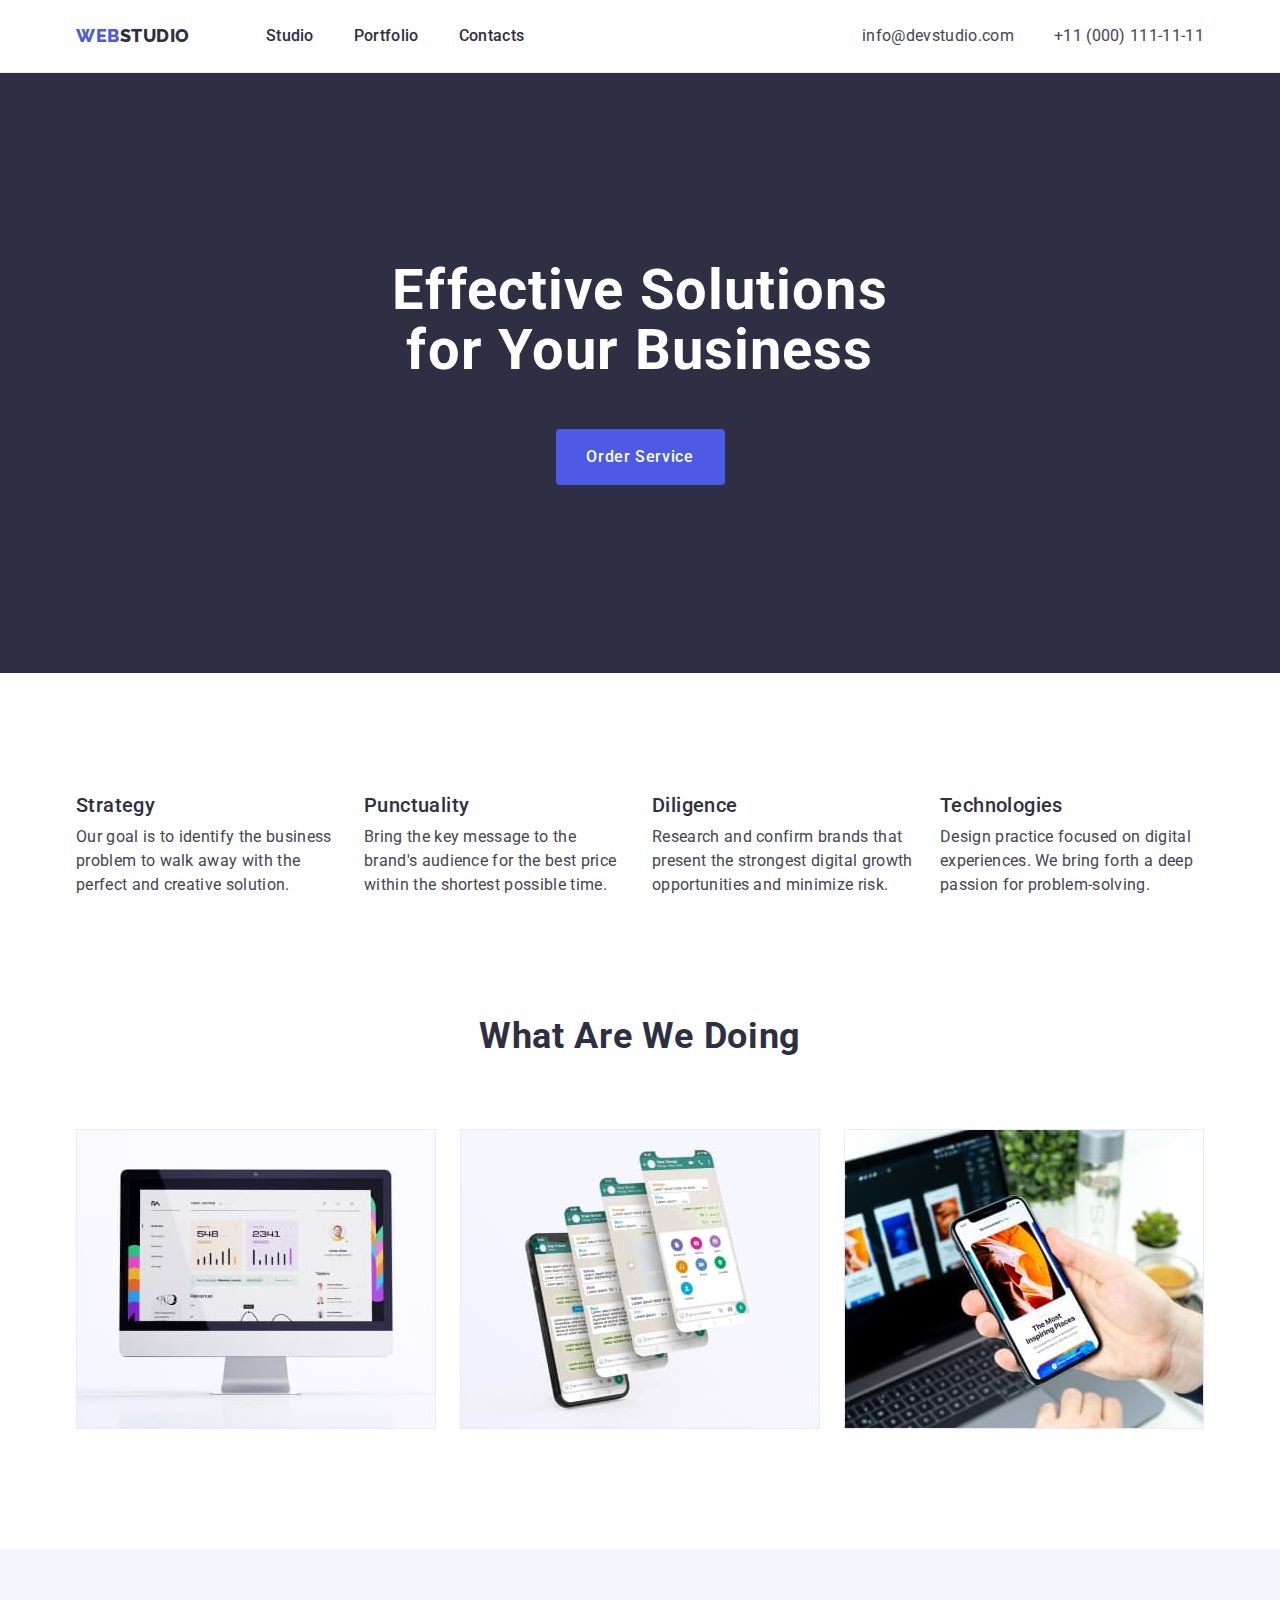
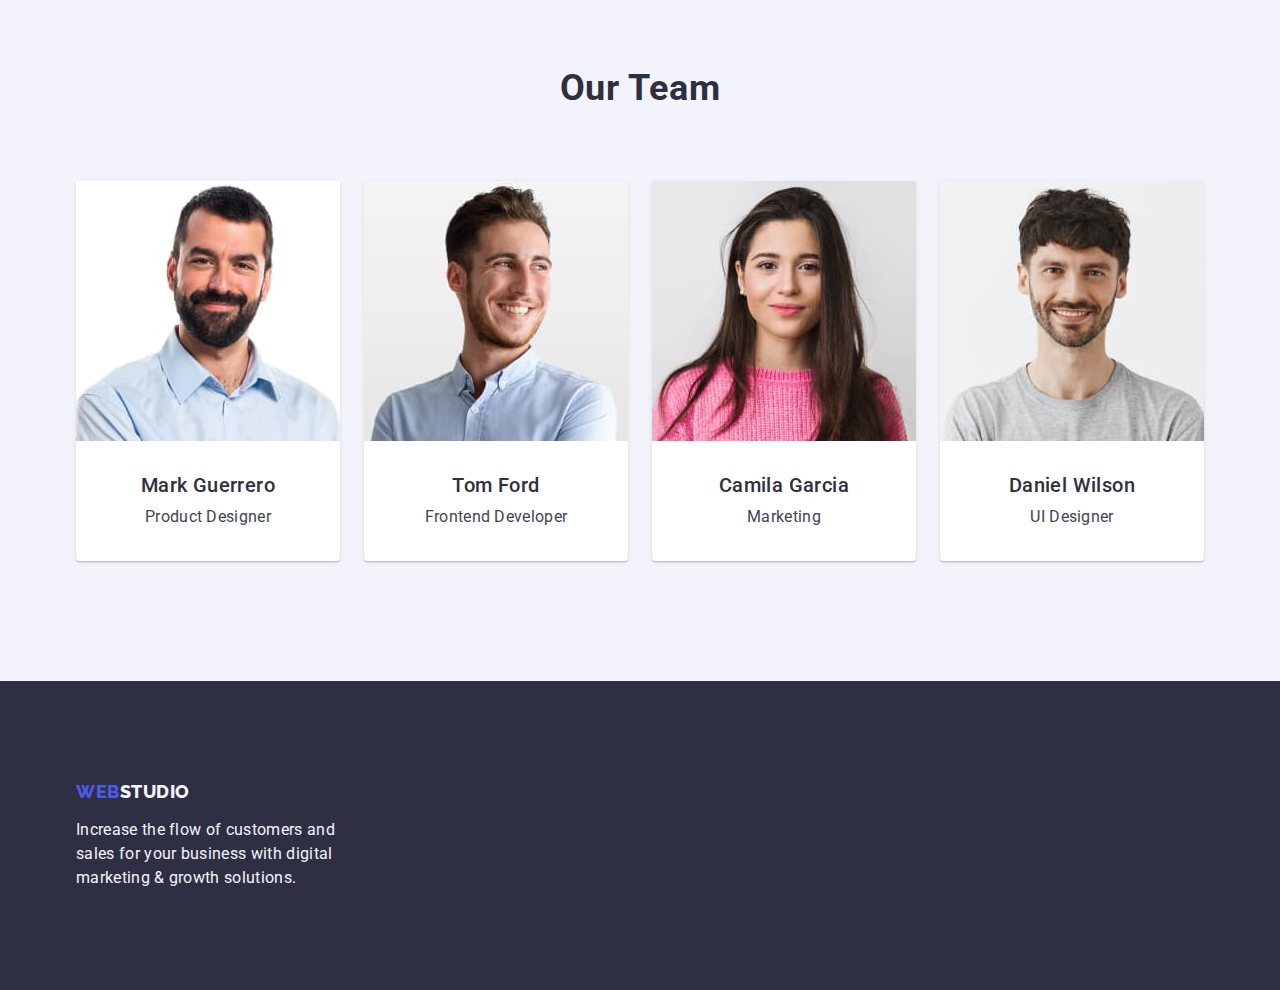
<file: index.html>
<!DOCTYPE html>
<html lang="en">
  <head>
    <meta charset="UTF-8" />
    <meta http-equiv="X-UA-Compatible" content="IE=edge" />
    <meta name="viewport" content="width=device-width, initial-scale=1.0" />
    <title>WebStudio</title>
    <link rel="preconnect" href="https://fonts.googleapis.com" />
    <link rel="preconnect" href="https://fonts.gstatic.com" crossorigin />
    <link
      href="https://fonts.googleapis.com/css2?family=Raleway:wght@800&family=Roboto:wght@400;500;700;900&display=swap"
      rel="stylesheet"
    />
    <link
      rel="stylesheet"
      href="https://cdn.jsdelivr.net/npm/modern-normalize@2.0.0/modern-normalize.min.css"
    />
    <link rel="stylesheet" href="./css/styles.css" />
  </head>
  <body>
    <header class="header">
      <div class="nav-container container">
        <nav class="header-navigation">
          <a class="logo link" href="./index.html"
            >Web<span class="header-logo-text">Studio</span></a
          >

          <ul class="header-menu list">
            <li class="header-menu-item">
              <a class="header-menu-link link" href="./index.html">Studio</a>
            </li>
            <li class="header-menu-item">
              <a class="header-menu-link link" href="./portfolio.html"
                >Portfolio</a
              >
            </li>
            <li class="header-menu-item">
              <a class="header-menu-link link" href="">Contacts</a>
            </li>
          </ul>
        </nav>
        <address class="header-address">
          <ul class="address-list list">
            <li class="header-address-item">
              <a
                class="header-address-link link"
                href="mailto:info@devstudio.com"
                >info@devstudio.com</a
              >
            </li>
            <li class="header-address-item">
              <a class="header-address-link link" href="tel:+110001111111"
                >+11 (000) 111-11-11</a
              >
            </li>
          </ul>
        </address>
      </div>
    </header>

    <main>
      <section id="studio" class="hero">
        <div class="hero-container container">
          <h1 class="hero-title">Effective Solutions for Your Business</h1>
          <button type="button" class="hero-btn">Order Service</button>
        </div>
      </section>

      <section class="benefits">
        <div class="benefits-container container">
          <h2 class="visually-hidden">Our benefits</h2>
          <ul class="benefits-list list">
            <li class="benefits-item">
              <h3 class="benefits-subtitle">Strategy</h3>
              <p class="benefits-item-text">
                Our goal is to identify the business problem to walk away with
                the perfect and creative solution.
              </p>
            </li>
            <li class="benefits-item">
              <h3 class="benefits-subtitle">Punctuality</h3>
              <p class="benefits-item-text">
                Bring the key message to the brand's audience for the best price
                within the shortest possible time.
              </p>
            </li>
            <li class="benefits-item">
              <h3 class="benefits-subtitle">Diligence</h3>
              <p class="benefits-item-text">
                Research and confirm brands that present the strongest digital
                growth opportunities and minimize risk.
              </p>
            </li>
            <li class="benefits-item">
              <h3 class="benefits-subtitle">Technologies</h3>
              <p class="benefits-item-text">
                Design practice focused on digital experiences. We bring forth a
                deep passion for problem-solving.
              </p>
            </li>
          </ul>
        </div>
      </section>

      <section class="activity">
        <div class="activity-container container">
          <h2 class="activity-section-title">What are we doing</h2>
          <ul class="activity-list list">
            <li class="activity-item">
              <img
                src="./images/pc-programs.jpg"
                alt="Programs for PC"
                width="360"
                height="300"
              />
            </li>
            <li class="activity-item">
              <img
                src="./images/mobile-apps.jpg"
                alt="Mobile Apps"
                width="360"
                height="300"
              />
            </li>
            <li class="activity-item">
              <img
                src="./images/graphics.jpg"
                alt="Graphics"
                width="360"
                height="300"
              />
            </li>
          </ul>
        </div>
      </section>

      <section class="team">
        <div class="team-container container">
          <h2 class="team-section-title">Our Team</h2>
          <ul class="team-list list">
            <li class="team-item">
              <img
                src="./images/mark.jpg"
                alt="Mark Guerrero"
                width="264"
                height="260"
              />
              <div class="team-name">
                <h3 class="team-subtitle">Mark Guerrero</h3>
                <p class="team-item-text">Product Designer</p>
              </div>
            </li>
            <li class="team-item">
              <img
                src="./images/tom.jpg"
                alt="Tom Ford"
                width="264"
                height="260"
              />
              <div class="team-name">
                <h3 class="team-subtitle">Tom Ford</h3>
                <p class="team-item-text">Frontend Developer</p>
              </div>
            </li>
            <li class="team-item">
              <img
                src="./images/camila.jpg"
                alt="Camila Garcia"
                width="264"
                height="260"
              />
              <div class="team-name">
                <h3 class="team-subtitle">Camila Garcia</h3>
                <p class="team-item-text">Marketing</p>
              </div>
            </li>
            <li class="team-item">
              <img
                src="./images/daniel.jpg"
                alt="Daniel Wilson"
                width="264"
                height="260"
              />
              <div class="team-name">
                <h3 class="team-subtitle">Daniel Wilson</h3>
                <p class="team-item-text">UI Designer</p>
              </div>
            </li>
          </ul>
        </div>
      </section>
    </main>

    <footer class="footer">
      <div class="footer-container container">
        <a class="logo link" href="./index.html"
          >Web<span class="footer-logo-text">Studio</span></a
        >
        <p class="footer-text">
          Increase the flow of customers and sales for your business with
          digital marketing & growth solutions.
        </p>
      </div>
    </footer>
  </body>
</html>
</file>
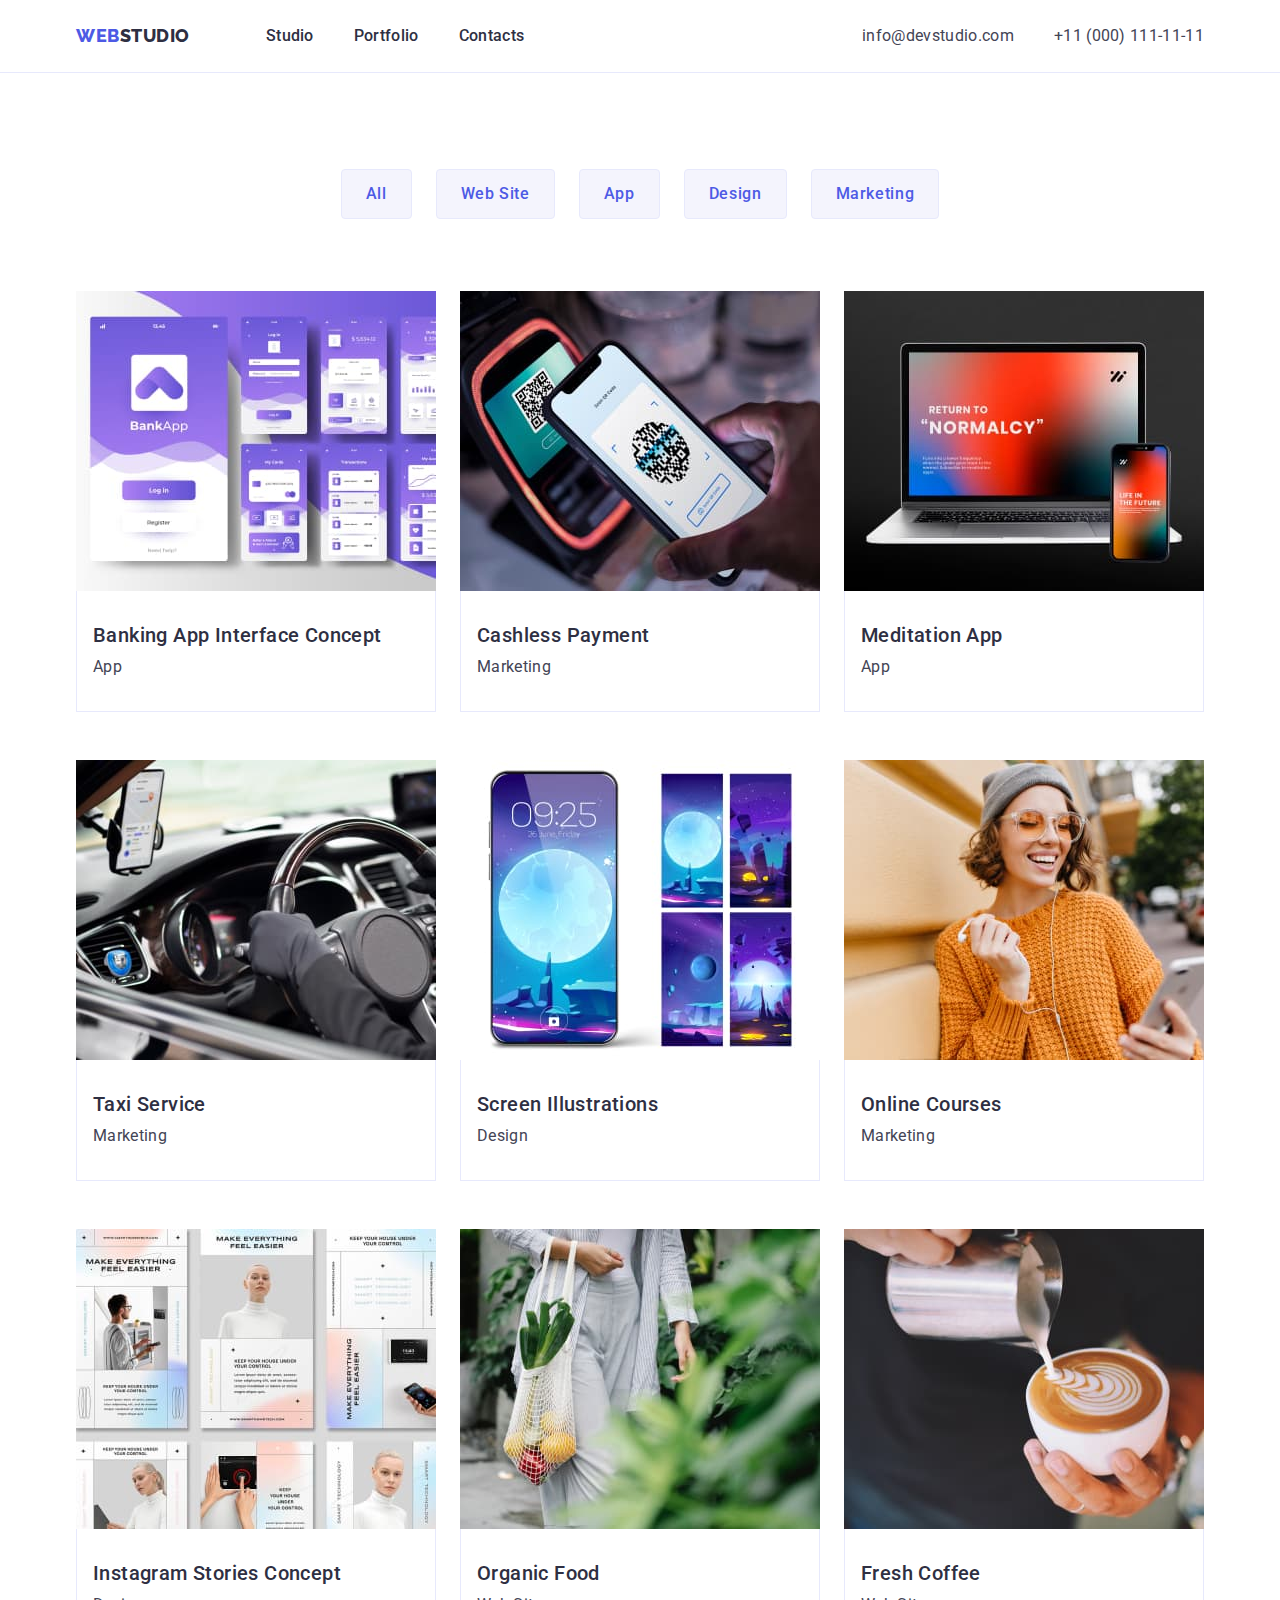
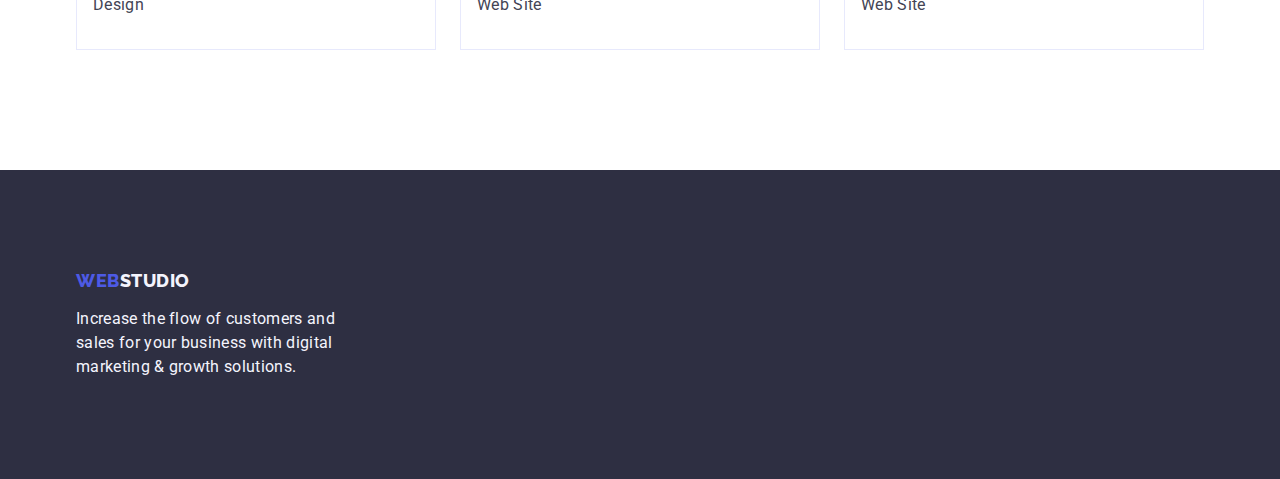
<file: portfolio.html>
<!DOCTYPE html>
<html lang="en">
  <head>
    <meta charset="UTF-8" />
    <meta http-equiv="X-UA-Compatible" content="IE=edge" />
    <meta name="viewport" content="width=device-width, initial-scale=1.0" />
    <title>Portfolio</title>
    <link rel="preconnect" href="https://fonts.googleapis.com" />
    <link rel="preconnect" href="https://fonts.gstatic.com" crossorigin />
    <link
      href="https://fonts.googleapis.com/css2?family=Raleway:wght@800&family=Roboto:wght@400;500;700;900&display=swap"
      rel="stylesheet"
    />
    <link
      rel="stylesheet"
      href="https://cdn.jsdelivr.net/npm/modern-normalize@2.0.0/modern-normalize.min.css"
    />
    <link rel="stylesheet" href="./css/styles.css" />
  </head>
  <body>
    <header class="header">
      <div class="nav-container container">
        <nav class="header-navigation">
          <a class="logo link" href="./index.html"
            >Web<span class="header-logo-text">Studio</span></a
          >

          <ul class="header-menu list">
            <li class="header-menu-item">
              <a class="header-menu-link link" href="./index.html">Studio</a>
            </li>
            <li class="header-menu-item">
              <a class="header-menu-link link" href="./portfolio.html"
                >Portfolio</a
              >
            </li>
            <li class="header-menu-item">
              <a class="header-menu-link link" href="">Contacts</a>
            </li>
          </ul>
        </nav>
        <address class="header-address">
          <ul class="address-list list">
            <li class="header-address-item">
              <a
                class="header-address-link link"
                href="mailto:info@devstudio.com"
                >info@devstudio.com</a
              >
            </li>
            <li class="header-address-item">
              <a class="header-address-link link" href="tel:+110001111111"
                >+11 (000) 111-11-11</a
              >
            </li>
          </ul>
        </address>
      </div>
    </header>

    <main>
      <section class="portfolio">
        <div class="container">
          <h1 class="visually-hidden">What we offer</h1>
          <ul class="filters list">
            <li><button class="filters-btn" type="button">All</button></li>
            <li><button class="filters-btn" type="button">Web Site</button></li>
            <li><button class="filters-btn" type="button">App</button></li>
            <li><button class="filters-btn" type="button">Design</button></li>
            <li>
              <button class="filters-btn" type="button">Marketing</button>
            </li>
          </ul>

          <ul class="offers list">
            <li class="offers-item">
              <a href="" class="link">
                <img
                  src="./images/banking-app-interface-concept.jpg"
                  alt="banking-app-interface-concept"
                  width="360"
                  height="300"
                />
                <div class="portfolio-name">
                  <h2 class="offers-subtitle">Banking App Interface Concept</h2>
                  <p class="offers-item-text">App</p>
                </div>
              </a>
            </li>
            <li class="offers-item">
              <a href="" class="link">
                <img
                  src="./images/cashless-payment.jpg"
                  alt="cashless-payment"
                  width="360"
                  height="300"
                />
                <div class="portfolio-name">
                  <h2 class="offers-subtitle">Cashless Payment</h2>
                  <p class="offers-item-text">Marketing</p>
                </div>
              </a>
            </li>
            <li class="offers-item">
              <a href="" class="link">
                <img
                  src="./images/meditation-app.jpg"
                  alt="meditation-app"
                  width="360"
                  height="300"
                />
                <div class="portfolio-name">
                  <h2 class="offers-subtitle">Meditation App</h2>
                  <p class="offers-item-text">App</p>
                </div>
              </a>
            </li>
            <li class="offers-item">
              <a href="" class="link">
                <img
                  src="./images/taxi-service.jpg"
                  alt="taxi-service"
                  width="360"
                  height="300"
                />
                <div class="portfolio-name">
                  <h2 class="offers-subtitle">Taxi Service</h2>
                  <p class="offers-item-text">Marketing</p>
                </div>
              </a>
            </li>
            <li class="offers-item">
              <a href="" class="link">
                <img
                  src="./images/screen-illustrations.jpg"
                  alt="screen-illustrations"
                  width="360"
                  height="300"
                />
                <div class="portfolio-name">
                  <h2 class="offers-subtitle">Screen Illustrations</h2>
                  <p class="offers-item-text">Design</p>
                </div>
              </a>
            </li>
            <li class="offers-item">
              <a href="" class="link">
                <img
                  src="./images/online-courses.jpg"
                  alt="online-courses"
                  width="360"
                  height="300"
                />
                <div class="portfolio-name">
                  <h2 class="offers-subtitle">Online Courses</h2>
                  <p class="offers-item-text">Marketing</p>
                </div>
              </a>
            </li>
            <li class="offers-item">
              <a href="" class="link">
                <img
                  src="./images/instagram-stories-concept.jpg"
                  alt="instagram-stories-concept"
                  width="360"
                  height="300"
                />
                <div class="portfolio-name">
                  <h2 class="offers-subtitle">Instagram Stories Concept</h2>
                  <p class="offers-item-text">Design</p>
                </div>
              </a>
            </li>
            <li class="offers-item">
              <a href="" class="link">
                <img
                  src="./images/organic-food.jpg"
                  alt="organic-food"
                  width="360"
                  height="300"
                />
                <div class="portfolio-name">
                  <h2 class="offers-subtitle">Organic Food</h2>
                  <p class="offers-item-text">Web Site</p>
                </div>
              </a>
            </li>
            <li class="offers-item">
              <a href="" class="link">
                <img
                  src="./images/fresh-coffee.jpg"
                  alt="fresh-coffee"
                  width="360"
                  height="300"
                />
                <div class="portfolio-name">
                  <h2 class="offers-subtitle">Fresh Coffee</h2>
                  <p class="offers-item-text">Web Site</p>
                </div>
              </a>
            </li>
          </ul>
        </div>
      </section>
    </main>

    <footer class="footer">
      <div class="footer-container container">
        <a class="logo link" href="./index.html"
          >Web<span class="footer-logo-text">Studio</span></a
        >
        <p class="footer-text">
          Increase the flow of customers and sales for your business with
          digital marketing & growth solutions.
        </p>
      </div>
    </footer>
  </body>
</html>
</file>
<file: css/styles.css>
:root {
  --brand-color: #4d5ae5;
  --main-color: #434455;
  --hover-color: #404bbf;
  --headings-color: #2e2f42;
  --background-color: #ffffff;
  --background-color-2: #f4f4fd;
  --borders-color: #e7e9fc;
}

h1,
h2,
h3,
p {
  margin: 0;
  padding: 0;
}

body {
  font-family: "Roboto", sans-serif;
  color: #434455;
  background-color: var(--background-color);
}

img {
  display: block;
  max-width: 100%;
  height: auto;
}

.link {
  text-decoration: none;
  display: block;
}

.list {
  list-style: none;
  margin: 0;
  padding: 0;
}

.logo {
  font-family: "Raleway", sans-serif;
  font-weight: 800;
  font-size: 18px;
  line-height: 1.17;
  letter-spacing: 0.03em;
  color: #4d5ae5;
  text-transform: uppercase;
  list-style-type: none;
  margin-right: 76px;
}

.header-logo-text {
  color: var(--headings-color);
}

.header-menu-link {
  font-weight: 500;
  font-size: 16px;
  line-height: 1.5;
  letter-spacing: 0.02em;
  color: #2e2f42;
  padding: 24px 0;
}

.header-menu-link:hover,
.header-menu-link:focus,
.header-menu-link:active {
  color: #404bbf;
}

.header-address {
  font-style: normal;
}

.address-list {
  display: flex;
  gap: 40px;
  justify-content: flex-end;
}

.header-address-link {
  font-size: 16px;
  line-height: 1.5;
  letter-spacing: 0.02em;
  color: var(--main-color);
}

.header-address-link:hover,
.header-address-link:active,
.header-address-link:focus {
  color: #404bbf;
}

.header {
  border-bottom: 1px solid var(--borders-color);
}

.header-navigation {
  display: flex;
  align-items: center;
  margin-right: auto;
}

.header-menu,
.address-list {
  display: flex;
  gap: 40px;
}

.container {
  width: 1158px;
  margin: 0 auto;
  padding: 0 15px;
}

.nav-container {
  display: flex;
  align-items: center;
}

.hero {
  background-color: #2e2f42;
  text-align: center;
  padding: 188px 0;
}

.hero-title {
  font-size: 56px;
  line-height: 1.07;
  letter-spacing: 0.02em;
  color: #ffffff;
  text-align: center;
  margin: auto;
  max-width: 496px;
}

.hero-btn {
  font-family: inherit;
  background-color: #4d5ae5;
  font-weight: 500;
  font-size: 16px;
  height: 56px;
  line-height: 1.5;
  letter-spacing: 0.04em;
  cursor: pointer;
  color: #ffffff;
  border: none;
  border-radius: 4px;
  min-width: 169px;
  display: block;
  margin: 48px auto 0 auto;
}

.hero-btn:hover,
.hero-btn:focus {
  background-color: #404bbf;
}

.benefits {
  background-color: #ffffff;
  padding: 120px 0;
}

.benefits-item {
  width: calc((100% - 72px) / 4);
}

.benefits-subtitle {
  font-weight: 500;
  font-size: 20px;
  line-height: 1.2;
  letter-spacing: 0.02em;
  color: var(--headings-color);
  margin-bottom: 8px;
}

.benefits-item-text {
  font-size: 16px;
  line-height: 1.5;
  letter-spacing: 0.02em;
  padding-left: 0;
}

.benefits-list {
  display: flex;
  gap: 24px;
}

.visually-hidden {
  position: absolute;
  width: 1px;
  height: 1px;
  margin: -1px;
  border: 0;
  padding: 0;
  white-space: nowrap;
  clip-path: inset(100%);
  clip: rect(0 0 0 0);
  overflow: hidden;
}

.activity {
  background-color: #ffffff;
  padding-bottom: 120px;
}

.activity-section-title {
  font-size: 36px;
  font-weight: 700;
  line-height: 1.11;
  letter-spacing: 0.02em;
  text-transform: capitalize;
  color: var(--headings-color);
  text-align: center;
  margin-bottom: 72px;
}

.activity-list {
  display: flex;
  gap: 24px;
}

.activity-item {
  flex-basis: calc((100% - 48px) / 3);
}

.team {
  background-color: #f4f4fd;
  padding: 120px 0;
}

.team-section-title {
  margin-bottom: 72px;
}

.team-item {
  background-color: #ffffff;
  box-shadow: 0px 1px 6px rgba(46, 47, 66, 0.08),
    0px 1px 1px rgba(46, 47, 66, 0.16), 0px 2px 1px rgba(46, 47, 66, 0.08);
  border-radius: 0px 0px 4px 4px;
  flex-basis: calc((100% - 72px) / 4);
}

.team-subtitle {
  font-weight: 500;
  font-size: 20px;
  line-height: 1.2;
  letter-spacing: 0.02em;
  color: #2e2f42;
  text-align: center;
  margin-bottom: 8px;
}

.team-item-text {
  font-size: 16px;
  font-family: "Roboto";
  line-height: 1.5;
  letter-spacing: 0.02em;
  text-align: center;
}

.team-list {
  display: flex;
  gap: 24px;
}

.team-section-title {
  font-size: 36px;
  line-height: 1.11;
  letter-spacing: 0.02em;
  text-transform: capitalize;
  color: var(--headings-color);
  text-align: center;
  font-weight: 700;
}
.team-name {
  padding: 32px 16px;
}

.footer {
  background-color: #2e2f42;
  padding: 100px 0;
}

.footer-logo-text {
  color: #f4f4fd;
}

.footer-text {
  font-size: 16px;
  line-height: 1.5;
  letter-spacing: 0.02em;
  color: #f4f4fd;
  max-width: 264px;
}

.footer-container .logo {
  display: inline-block;
  margin-bottom: 16px;
}

.filters {
  display: flex;
  flex-wrap: wrap;
  justify-content: center;
  gap: 24px;
  margin-bottom: 72px;
}

.filters-btn {
  font-family: "Roboto", sans-serif;
  font-weight: 500;
  font-size: 16px;
  line-height: 1.5;
  letter-spacing: 0.04em;
  color: #4d5ae5;
  background: var(--background-color-2);
  background-color: #f4f4fd;
  cursor: pointer;
  border: 1px solid #e7e9fc;
  border-radius: 4px;
  padding: 12px 24px;
}

.filters-btn:hover,
.filters-btn:focus {
  color: #ffffff;
  background: #404bbf;
  border: 1px solid transparent;
}

.offers {
  display: flex;
  flex-wrap: wrap;
  column-gap: 24px;
  row-gap: 48px;
}

.offers-item {
  flex-basis: calc((100% - 48px) / 3);
}

.offers-subtitle {
  font-weight: 500;
  font-size: 20px;
  line-height: 1.2;
  letter-spacing: 0.02em;
  color: var(--headings-color);
  margin-bottom: 8px;
}

.offers-item-text {
  font-size: 16px;
  line-height: 1.5;
  letter-spacing: 0.02em;
  color: var(--main-color);
}

.portfolio {
  padding: 96px 0 120px 0;
}

.portfolio-name {
  padding: 32px 16px;
  border: 1px solid #e7e9fc;
  border-top: none;
}
</file>
